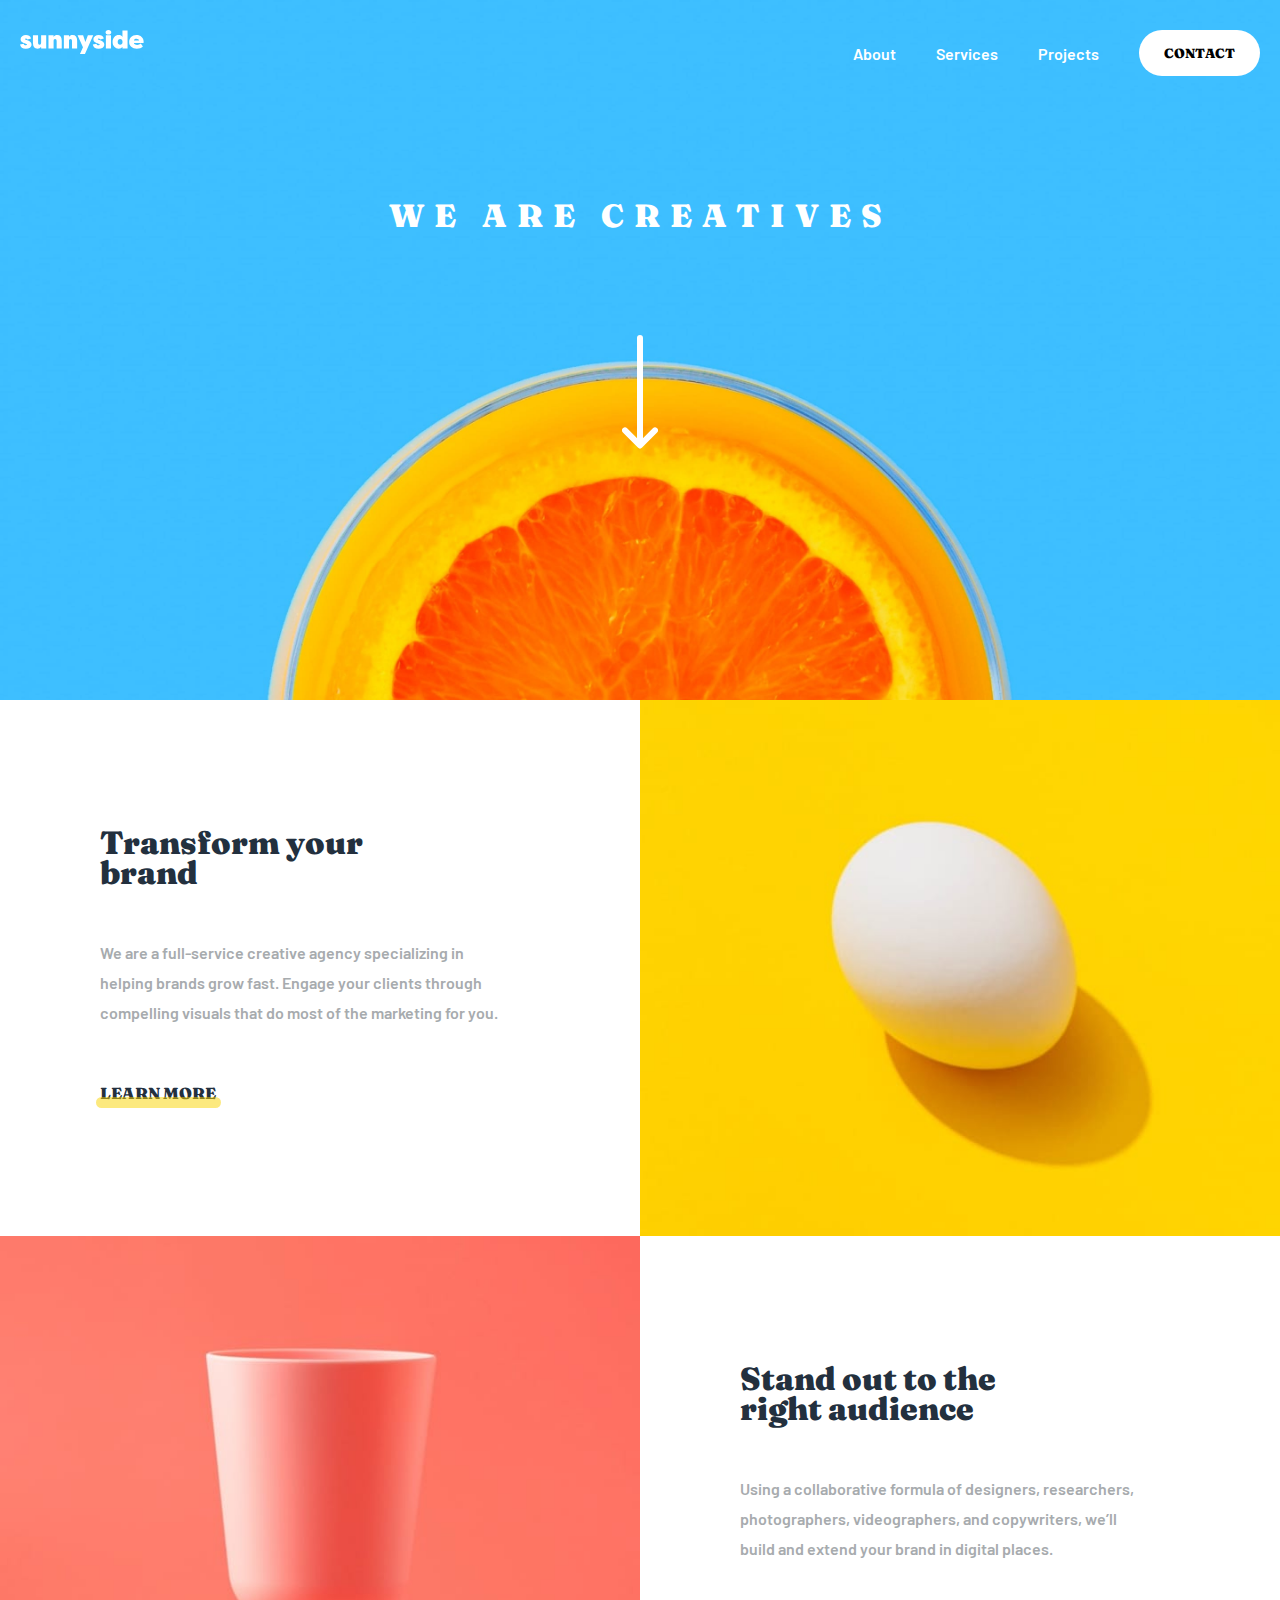
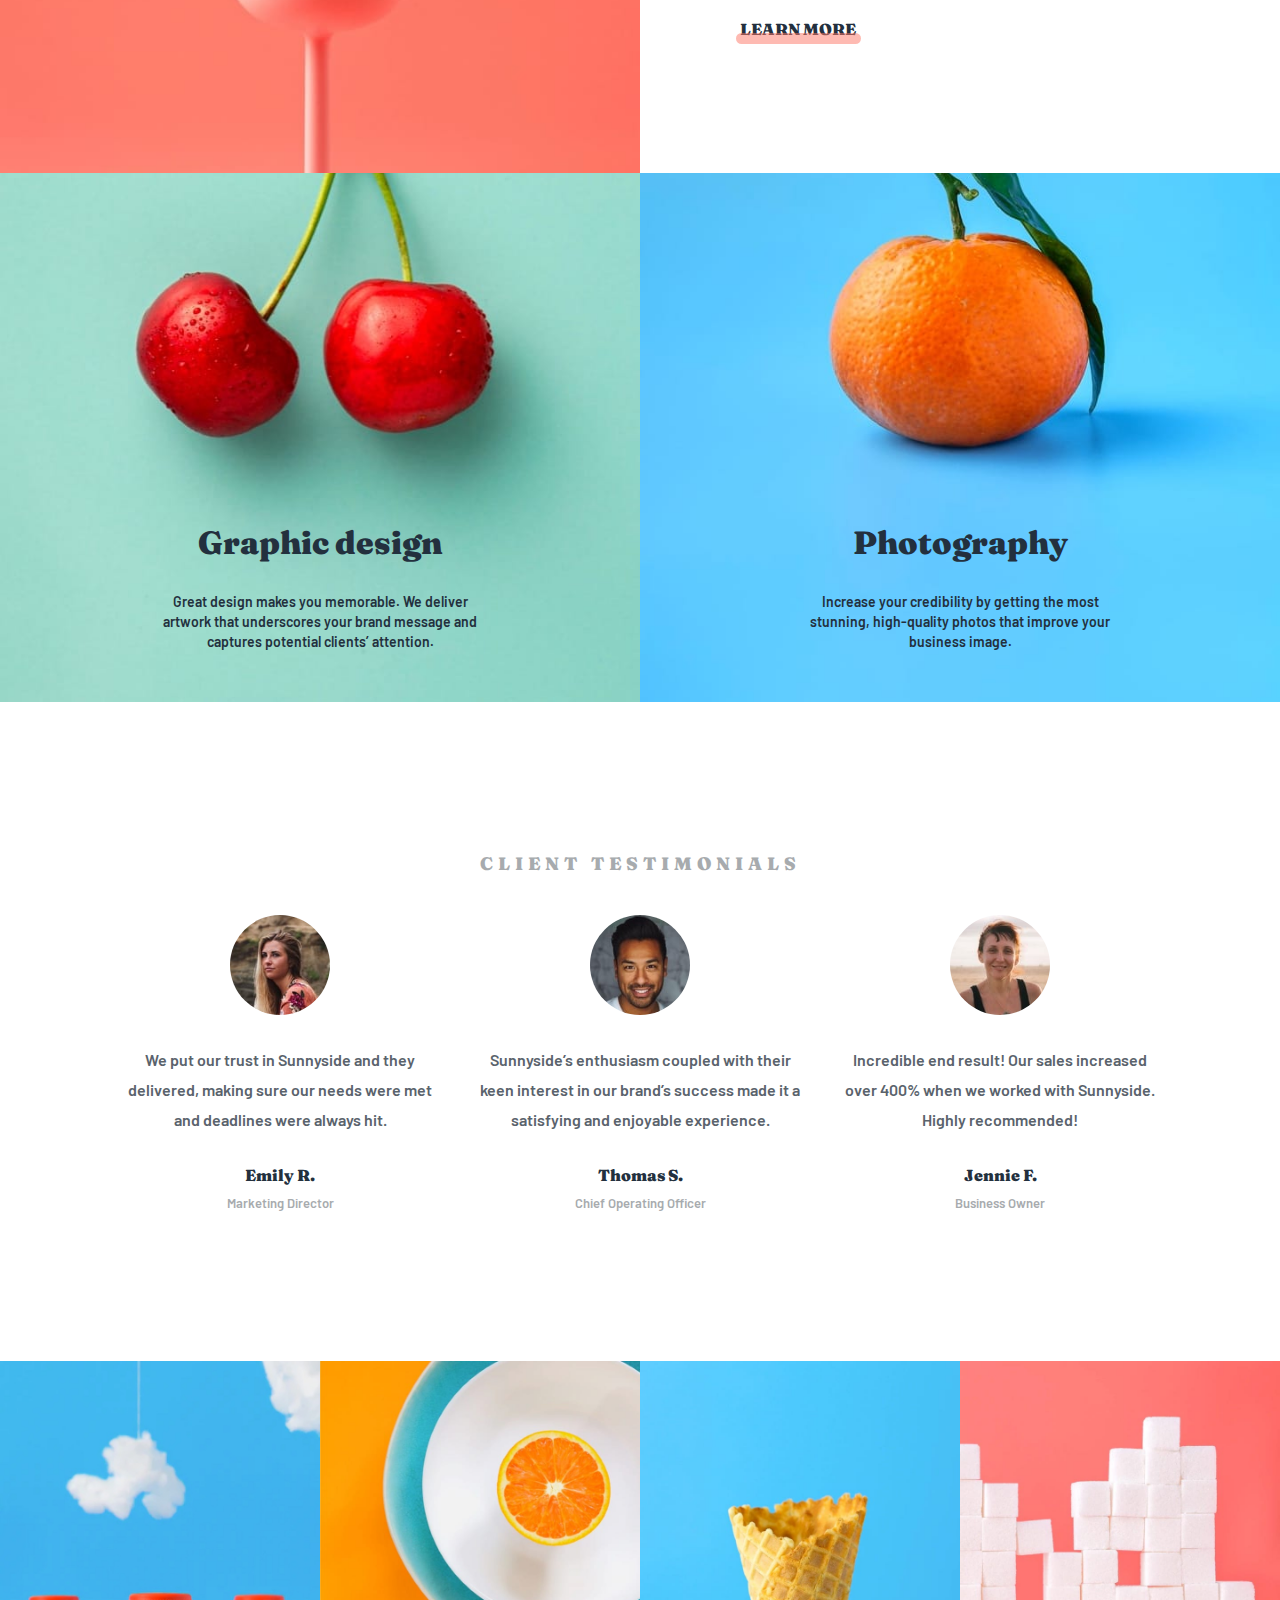
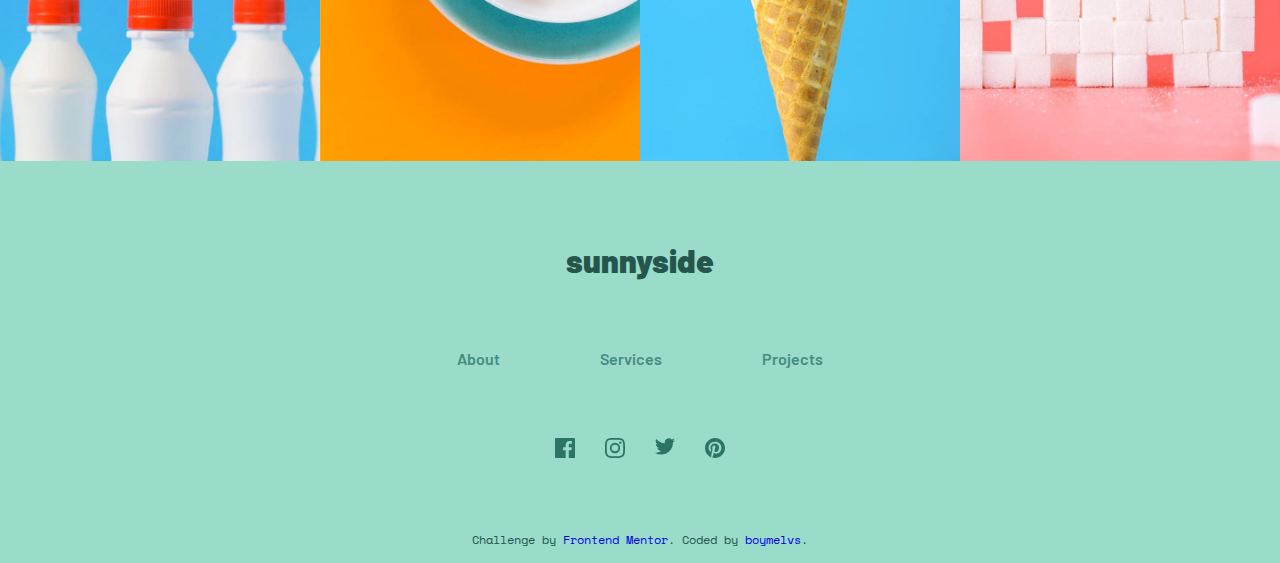
<file: index.html>
<!DOCTYPE html>
<html lang="en">
   <head>
      <meta charset="UTF-8" />
      <meta name="viewport" content="width=device-width, initial-scale=1.0" />
      <meta name="description" content="this is a solution to sunnyside agency landing page challenge from frontend mentor" />
      <meta name="keyword" content="html, css, flexbox, grid, javascripts" />
      <meta name="author" content="melvin" />

      <link rel="icon" type="image/png" sizes="32x32" href="./images/favicon-32x32.png" />

      <link rel="stylesheet" href="./styles/styles.css" />

      <title>Frontend Mentor | Sunnyside agency landing page</title>
   </head>
   <body>
      <div class="container" id="home">
         <header class="header">
            <nav class="header_nav_bar">
               <div class="logo_container">
                  <img src="./images/logo.svg" alt="Sunnyside" class="logo" />
               </div>

               <!-- /* menu here */ -->
               <div class="menu">
                  <ul class="list">
                     <li class="burger pointer"></li>
                     <li>
                        <a href="#abouts" class="menus header_about">About</a>
                     </li>
                     <li>
                        <a href="#services" class="menus header_services"> Services </a>
                     </li>
                     <li>
                        <a href="#projects" class="menus header_projects"> Projects </a>
                     </li>
                     <li>
                        <button type="button" class="menus contact_btn">Contact</button>
                     </li>
                  </ul>

                  <!-- /* burger menu here */ -->
                  <div class="burger_container">
                     <p class="burger line1"></p>
                     <p class="burger line2"></p>
                     <p class="burger line3"></p>
                  </div>
               </div>
            </nav>

            <div class="title_container">
               <h1 class="title">We are creatives</h1>
               <div class="arrow_container">
                  <img src="./images/icon-arrow-down.svg" alt="Arrow" class="arrow" />
               </div>
            </div>
         </header>

         <main class="main_content">
            <!-- /* about here */ -->
            <div class="card about_container" id="abouts">
               <div class="about_details_container">
                  <h1 class="about_title">Transform your brand</h1>

                  <p class="about_details">
                     We are a full-service creative agency specializing in helping brands grow fast. Engage your clients through compelling visuals that do most of the marketing
                     for you.
                  </p>

                  <a href="#" class="learn_more"> Learn more <span class="about_learn line"></span> </a>
               </div>

               <div class="about_image_container">
                  <img src="./images/desktop/image-transform.jpg" alt="Egg" class="egg desktop" />
                  <img src="./images/mobile/image-transform.jpg" alt="Egg" class="egg mobile" />
               </div>
            </div>

            <!-- /* services here */ -->
            <div class="card services_container" id="services">
               <div class="services_image_container">
                  <img src="./images/desktop/image-stand-out.jpg" alt="Cup" class="cup desktop" />
                  <img src="./images/mobile/image-stand-out.jpg" alt="Cup" class="cup mobile" />
               </div>

               <div class="services_detail_container">
                  <h1 class="services_title">Stand out to the right audience</h1>

                  <p class="services_details">
                     Using a collaborative formula of designers, researchers, photographers, videographers, and copywriters, we’ll build and extend your brand in digital places.
                  </p>

                  <a href="#" class="learn_more"> Learn more <span class="services_learn line"></span> </a>
               </div>
            </div>

            <!-- /* projects here */ -->
            <div class="card projects_container" id="projects">
               <div class="graphic_design project_image_container">
                  <h1 class="graphic_design_title">Graphic design</h1>
                  <p class="graphic_design_details">
                     Great design makes you memorable. We deliver artwork that underscores your brand message and captures potential clients’ attention.
                  </p>
               </div>

               <div class="photography project_image_container">
                  <h1 class="photography_title">Photography</h1>
                  <p class="photography_details">Increase your credibility by getting the most stunning, high-quality photos that improve your business image.</p>
               </div>
            </div>

            <!-- /* testimonials here */ -->
            <div class="testimonial_container" id="testimonial_container">
               <h2 class="testimonial_title">Client testimonials</h2>

               <div class="profile_container">
                  <div class="bio">
                     <img src="./images/image-emily.jpg" alt="Emily R." class="profile_photo" />
                     <p class="testimony">We put our trust in Sunnyside and they delivered, making sure our needs were met and deadlines were always hit.</p>
                     <p class="name">Emily R. <span class="occupation">Marketing Director</span></p>
                  </div>

                  <div class="bio">
                     <img src="./images/image-thomas.jpg" alt="Thomas S." class="profile_photo" />
                     <p class="testimony">Sunnyside’s enthusiasm coupled with their keen interest in our brand’s success made it a satisfying and enjoyable experience.</p>
                     <p class="name">Thomas S.<span class="occupation">Chief Operating Officer</span></p>
                  </div>

                  <div class="bio">
                     <img src="./images/image-jennie.jpg" alt="Jennie F." class="profile_photo" />
                     <p class="testimony">Incredible end result! Our sales increased over 400% when we worked with Sunnyside. Highly recommended!</p>
                     <p class="name">Jennie F.<span class="occupation">Business Owner</span></p>
                  </div>
               </div>
            </div>

            <!-- /* gallery here */ -->
            <div class="gallery_container">
               <div class="gallery pic_1">
                  <img src="./images/desktop/image-gallery-milkbottles.jpg" alt="Milk Bottles" class="milk desktop" />
                  <img src="./images/mobile/image-gallery-milkbottles.jpg" alt="Milk Bottles" class="milk mobile" />
               </div>

               <div class="gallery pic_2">
                  <img src="./images/desktop/image-gallery-orange.jpg" alt="Orange" class="orange desktop" />
                  <img src="./images/mobile/image-gallery-orange.jpg" alt="Orange" class="orange mobile" />
               </div>

               <div class="gallery pic_3">
                  <img src="./images/desktop/image-gallery-cone.jpg" alt="Cone" class="cone desktop" />
                  <img src="./images/mobile/image-gallery-cone.jpg" alt="cone" class="cone mobile" />
               </div>

               <div class="gallery pic_4">
                  <img src="./images/desktop/image-gallery-sugarcubes.jpg" alt="Sugar Cubes" class="sugar desktop" />
                  <img src="./images/mobile/image-gallery-sugar-cubes.jpg" alt="Sugar Cubes" class="sugar mobile" />
               </div>
            </div>
         </main>

         <!-- /* footer here */ -->
         <footer class="attribution">
            <div class="footer_menu">
               <h1 class="footer_title">sunnyside</h1>
               <div class="footer_nav">
                  <ul>
                     <li>
                        <a href="#abouts" class="menus footer_about">About</a>
                     </li>
                     <li>
                        <a href="#services" class="menus footer_services">Services</a>
                     </li>
                     <li>
                        <a href="#projects" class="menus footer_projects">Projects</a>
                     </li>
                  </ul>
               </div>
            </div>

            <div class="social_media">
               <ul>
                  <li>
                     <a href="#" class="facebook">
                        <img src="./images/icon-facebook.svg" alt="Facebook" class="icon icon_fb" />
                     </a>
                  </li>
                  <li>
                     <a href="#" class="instagram">
                        <img src="./images/icon-instagram.svg" alt="Instagram" class="icon icon_instagram" />
                     </a>
                  </li>
                  <li>
                     <a href="#" class="twitter">
                        <img src="./images/icon-twitter.svg" alt="Twitter" class="icon icon_twitter" />
                     </a>
                  </li>
                  <li>
                     <a href="#" class="pinterest">
                        <img src="./images/icon-pinterest.svg" alt="Pinterest" class="icon icon_pinterest" />
                     </a>
                  </li>
               </ul>
            </div>

            <div class="coded_by">
               Challenge by <a href="https://www.frontendmentor.io?ref=challenge" target="_blank" rel="noreferrer noopener">Frontend Mentor</a>. Coded by
               <a href="https://github.com/boymelvs" target="_blank" rel="noreferrer noopener">boymelvs</a>.

               <div class="scroll_up">
                  <a href="#home">
                     <div class="arrowUp">
                        <div class="arrow_head"></div>
                        <div class="arrow_base"></div>
                        <div class="up">UP</div>
                     </div>
                  </a>
               </div>
            </div>
         </footer>
      </div>
   </body>
   <script src="./scripts/index.js"></script>
</html>
</file>
<file: styles/styles.css>
@import url("https://fonts.googleapis.com/css2?family=Barlow:wght@400;600&display=swap");

@import url("https://fonts.googleapis.com/css2?family=Fraunces:wght@400;700;900&display=swap");

@import url("https://fonts.googleapis.com/css2?family=Space+Mono:wght@400;700&display=swap");

*,
::before,
::after {
   margin: 0;
   padding: 0;
   box-sizing: border-box;
}

:root {
   /* Primary */
   --soft-red: hsl(7, 99%, 70%);
   --yellow: hsl(51, 100%, 49%);
   --dark-saturated-cyan-graph-text: hsl(167, 40%, 24%);
   --dark-blue-photo-text: hsl(198, 62%, 26%);
   --dark-moderate-cyan: hsl(168, 34%, 41%);
   --contact_btn: hsl(200, 100%, 72%);
   /* --footer-bg: hsl(168, 34%, 65%); */
   --footer-bg: hsl(165, 47%, 73%);

   /* Neutral */
   --very-dark-desaturated-blue: hsl(212, 27%, 19%);
   --very-dark-grayish-blue: hsl(213, 9%, 39%);
   --dark-grayish-blue: hsl(232, 10%, 55%);
   --grayish-blue: hsl(210, 4%, 67%);
   --white: hsl(0, 0%, 100%);

   /* font */
   --font-size-10: 62.5%;
   --font-fam-barlow: "Barlow", sans-serif;
   --font-fam-fraunces: "Fraunces", serif;
   --font-fam-space-mono: "Space Mono", monospace;
   --font-weight-400: 400;
   --font-weight-600: 600;
   --font-weight-700: 700;
   --font-weight-900: 900;
}

html {
   font-size: var(--font-size-10);
   font-family: var(--font-fam-barlow);
   scroll-behavior: smooth;
}

body {
   font-size: 1.6rem;
   font-weight: var(--font-weight-600);
   color: var(--grayish-blue);

   /* to center container */
   display: flex;
   flex-direction: column;
   align-items: center;
   justify-content: center;
   min-width: 32rem;
}

h1,
h2 {
   font-family: var(--font-fam-fraunces);
   font-weight: var(--font-weight-900);
   color: var(--very-dark-desaturated-blue);
}

/* hide image for desktop */
.desktop {
   display: none;
}

.container {
   display: flex;
   flex-direction: column;
   align-items: center;
   max-width: 76.8rem;
   width: 100%;
}

/* header start here */
.header {
   display: flex;
   flex-direction: column;
   gap: 8rem; /* between nav_bar & title */
   align-items: center;
   padding: 3rem 2rem;

   background-image: url("../images/mobile/image-header.jpg");
   background-position: center;
   background-repeat: no-repeat;
   background-size: cover;
   width: 100%;
   min-height: 50rem;
}

@media (min-width: 481px) {
   .header {
      background-image: url("../images/desktop/image-header.jpg");
      background-position: center;
      background-repeat: no-repeat;
      background-size: cover;

      gap: 14rem;
      min-height: 70rem;
   }
}

.header_nav_bar {
   display: flex;
   justify-content: space-between;
   width: 100%;
   position: relative;
}

.menu {
   display: flex;
   flex-direction: column-reverse;
   align-items: flex-end;
}

.menu .list {
   display: none;
   flex-direction: column;
   gap: 4rem; /* between each menu & contact button */
   align-items: center;
   background-color: var(--white);
   list-style-type: none;
}

/* menu position once burger click */
.menu .list {
   position: absolute;
   top: 8rem;
   right: 0;
   border-radius: 1rem;
   width: 100%;
   opacity: 0;
   visibility: hidden;
   transform: translateX(-100%);
   transition: all 355ms ease-in-out;
}

/* classes for js */
.menu .list.show {
   display: flex;
}

/* classes for js */
.menu .list.active {
   font-size: 1.8rem;
   padding: 4rem 5rem;
   opacity: 1;
   transform: translateX(0%);
   visibility: visible;
   z-index: 999;
}

.menu ul li a {
   color: var(--dark-grayish-blue);
   text-decoration: none;
}

.menu ul li a:hover {
   color: var(--contact_btn);
}

/* burger here */
.burger_container {
   display: flex;
   flex-direction: column;
   gap: 0.5rem;
}

.burger_container:hover {
   cursor: pointer;
   transform: scale(1.1);
}

.burger {
   width: 4rem;
   border: 0.2rem solid var(--white);
   transition: all 350ms;
}

/* classes for js */
.burger.line1.active {
   width: 2.8rem;
   transform: rotate(45deg);
   transform-origin: left top;
}

/* classes for js */
.burger.line2.active {
   display: none;
}

/* classes for js */
.burger.line3.active {
   margin-top: 1rem;
   width: 2.8rem;
   transform: rotate(-45deg);
   transform-origin: left bottom;
}

/* triangle pointer */
.pointer {
   position: absolute;
   top: -1.5rem;
   right: 0rem;
   border: 5rem solid transparent;
   border-top: 0;
   border-bottom: 5rem solid var(--white);
   transform: rotate(-90deg);
   z-index: 999;
   display: none;
}

/* classes for js */
.pointer.active {
   display: unset;
}

.contact_btn {
   text-transform: uppercase;
   font-weight: var(--font-weight-900);
   font-family: var(--font-fam-fraunces);
   border: none;
   border-radius: 5rem;
   padding: 1.5rem 2.5rem;
   background-color: var(--yellow);
}

.contact_btn:hover {
   cursor: pointer;
   width: 100%;
   transition: all 350ms;
}

.title_container {
   display: flex;
   flex-direction: column;
   gap: 6rem; /* between title & arrow */
   align-items: center;
   text-align: center;
   width: 100%;
}

.title {
   text-transform: uppercase;
   letter-spacing: 1rem;
   color: var(--white);
   font-family: var(--font-fam-fraunces);
   font-weight: var(--font-weight-900);
}

/* main content start here */
.main_content {
   display: flex;
   flex-direction: column;
   width: 100%;
}

.card {
   display: flex;
   flex-direction: column;
   width: 100%;
   height: 100%;
}

/* about & services here */
.about_container {
   flex-direction: column-reverse;
   height: 100%;
}

.about_details_container,
.services_detail_container {
   display: flex;
   flex-direction: column;
   align-items: center;
   justify-content: center;
   gap: 5rem; /* between title, detail & learn more */
   padding: 5rem 0;
   text-align: center;
   line-height: 3rem;
   height: 100%;
}

.about_image_container img,
.services_image_container img {
   width: 100%;
   height: 100%;
}

.about_title {
   width: 35rem;
}

.about_details {
   width: 30rem;
}

.services_title {
   width: 30rem;
}

.services_details {
   width: 32rem;
}

/* learn more link here */
.learn_more {
   text-transform: uppercase;
   text-decoration: none;
   font-family: var(--font-fam-fraunces);
   font-weight: var(--font-weight-900);
   color: var(--very-dark-desaturated-blue);
}

.line {
   display: block;
   margin-top: -1.1rem;
   width: 12.5rem;
   border-radius: 5rem;
   opacity: 0.5;
   z-index: 999;
}

.line:hover {
   opacity: 1;
}

.about_learn {
   border-bottom: 1.1rem solid var(--yellow);
}

.services_learn {
   border-bottom: 1.1rem solid var(--soft-red);
}

/* project start here */
.projects_container {
   display: flex;
   flex-direction: column;
   align-items: center;
   width: 100%;
   height: 100%;
}

.project_image_container {
   display: flex;
   flex-direction: column;
   gap: 3rem; /* between project_title & project_details */
   align-items: center;
   justify-content: center;
   text-align: center;
   padding-bottom: 5rem;

   background-position: center;
   background-repeat: no-repeat;
   background-size: cover;
   width: 100%;
   height: 100%;
}

.graphic_design {
   background-image: url("../images/mobile/image-graphic-design.jpg");
}

.photography {
   background-image: url("../images/mobile/image-photography.jpg");
}

.graphic_design_title,
.photography_title {
   padding-top: 42rem;
}

.graphic_design_details,
.photography_details {
   color: var(--very-dark-desaturated-blue);
   font-weight: var(--font-weight-600);
   line-height: 2rem;
   font-size: 1.4rem;
   width: 32rem;
}

/* client testimonial start here */
.testimonial_container {
   display: flex;
   flex-direction: column;
   gap: 4rem; /* between title & profile_container */
   align-items: center;
   padding: 5rem 0rem;
   text-align: center;
}

.testimonial_title {
   text-transform: uppercase;
   letter-spacing: 0.5rem;
   font-size: 1.8rem;
   font-family: var(--font-fam-fraunces);
   font-weight: var(--font-weight-900);
   color: var(--grayish-blue);
}

.profile_container {
   display: flex;
   flex-direction: column;
   gap: 4rem; /* between each bio */
   align-items: center;
}

.bio {
   display: flex;
   flex-direction: column;
   gap: 3rem; /* between photo, testimony & name */
   align-items: center;
}

.profile_photo {
   width: 10rem;
   height: 10rem;
   border-radius: 50%;
}

.testimony {
   line-height: 3rem;
   color: var(--very-dark-grayish-blue);
   width: 32rem;
}

.name {
   color: var(--very-dark-desaturated-blue);
   font-weight: var(--font-weight-900);
   font-family: var(--font-fam-fraunces);
}

.occupation {
   display: block;
   padding-top: 1rem;
   font-size: 1.3rem;
   color: var(--grayish-blue);
   font-weight: var(--font-weight-600);
   font-family: var(--font-fam-barlow);
}

/* gallery start here */
.gallery_container {
   display: grid;
   grid-template-columns: repeat(12, 1fr);
}

.gallery {
   grid-column: span 6;
}
.gallery img {
   width: 100%;
   height: 100%;
}

/* footer start here */
footer {
   padding-top: 7rem;
   display: flex;
   flex-direction: column;
   gap: 7rem; /* between footer menu & social media */
   align-items: center;
   text-align: center;
   width: 100%;
   background-color: var(--footer-bg);
}

footer a {
   text-decoration: none;
}

.footer_menu {
   display: flex;
   flex-direction: column;
   gap: 7rem; /* between footer title & menu */
   align-items: center;
   width: 100%;
}

.footer_title {
   padding-top: 1rem;
   font-family: var(--font-fam-barlow);
   font-weight: var(--font-weight-900);
   color: var(--dark-saturated-cyan-graph-text);
}

.footer_nav ul {
   display: flex;
   gap: 5rem; /* between each footer menu */
   list-style-type: none;
   width: 100%;
}

.footer_nav ul li a {
   color: var(--dark-moderate-cyan);
}

.footer_nav ul a:hover {
   color: var(--white);
   transition: all 350ms;
}

.social_media ul {
   display: flex;
   gap: 3rem; /* between each social media icon */
   list-style-type: none;
}

.icon:hover {
   filter: brightness(0) invert(1);
   transition: all 350ms;
}

.coded_by {
   font-size: 1.2rem;
   padding-bottom: 1.5rem;
   font-family: var(--font-fam-space-mono);
   font-weight: var(--font-weight-400);
   color: var(--dark-saturated-cyan-graph-text);
}

/* ================= desktop screen start here ================= */
@media (min-width: 1024px) {
   .desktop {
      display: unset;
   }

   .mobile {
      display: none;
   }

   .container {
      max-width: 144rem;
   }

   /* header here */
   .header {
      gap: 12rem;
   }

   .header_nav_bar {
      position: unset;
   }

   .menu {
      flex-direction: row;
   }

   .menu .list {
      display: flex;
      position: unset;
      flex-direction: row;
      visibility: visible;
      transform: unset;
      background-color: unset;
      opacity: 1;
   }

   /* classes for js */
   .menu .list.active {
      padding: 0;
      transform: translateX(0%);
      font-size: inherit;
   }

   .menu ul li a {
      color: var(--white);
   }

   .menu ul li a:hover {
      color: var(--very-dark-desaturated-blue);
   }

   .burger_container,
   .pointer,
   .pointer.active {
      display: none;
   }

   .contact_btn {
      background-color: var(--white);
   }

   .contact_btn:hover {
      cursor: pointer;
      color: var(--white);
      background-color: var(--contact_btn);
   }

   .title_container {
      gap: 10rem; /* between title & arrow */
   }

   .card {
      display: grid;
      grid-template-columns: repeat(12, 1fr);
      height: 100%;
   }

   /* about & services here */
   .about_details_container,
   .services_detail_container {
      grid-column: span 6;
      text-align: left;
      align-items: flex-start;
      padding-left: 10rem;
   }

   .about_image_container,
   .services_image_container {
      grid-column: span 6;
   }

   .about_details,
   .services_details {
      width: 40rem;
   }

   .line {
      margin-left: -0.4rem;
   }

   /* projects start here */
   .project_image_container {
      grid-column: span 6;
      background-position: center;
   }

   .graphic_design_title,
   .photography_title {
      padding-top: 35rem;
   }

   .graphic_design {
      background-image: url("../images/desktop/image-graphic-design.jpg");
   }

   .photography {
      background-image: url("../images/desktop/image-photography.jpg");
   }

   .testimonial_container {
      padding: 15rem 0rem;
   }

   .profile_container {
      flex-direction: row;
   }

   .gallery {
      grid-column: span 3;
   }

   .footer_nav ul {
      gap: 10rem; /* between each footer menu */
   }
}

.coded_by {
   position: relative;
   width: 100%;
   text-align: center;
}

/* scroll up arrow */
.scroll_up {
   position: fixed;
   bottom: 4rem;
   right: 1.5rem;
   z-index: 999;
   display: none;
}

/* classes for js */
.scroll_up.active {
   display: block;
}

.arrowUp {
   display: flex;
   flex-direction: column;
   align-items: center;
   color: var(--dark-saturated-cyan-graph-text);
}

.arrowUp:hover {
   cursor: pointer;
   transform: scale(1.3);
}

.arrow_head {
   border: 2.5rem solid transparent;
   border-top: 0;
   border-bottom: 2.5rem solid red;
}

.arrow_base {
   height: 1.5rem;
   width: 2rem;
   background-color: red;
}
</file>
